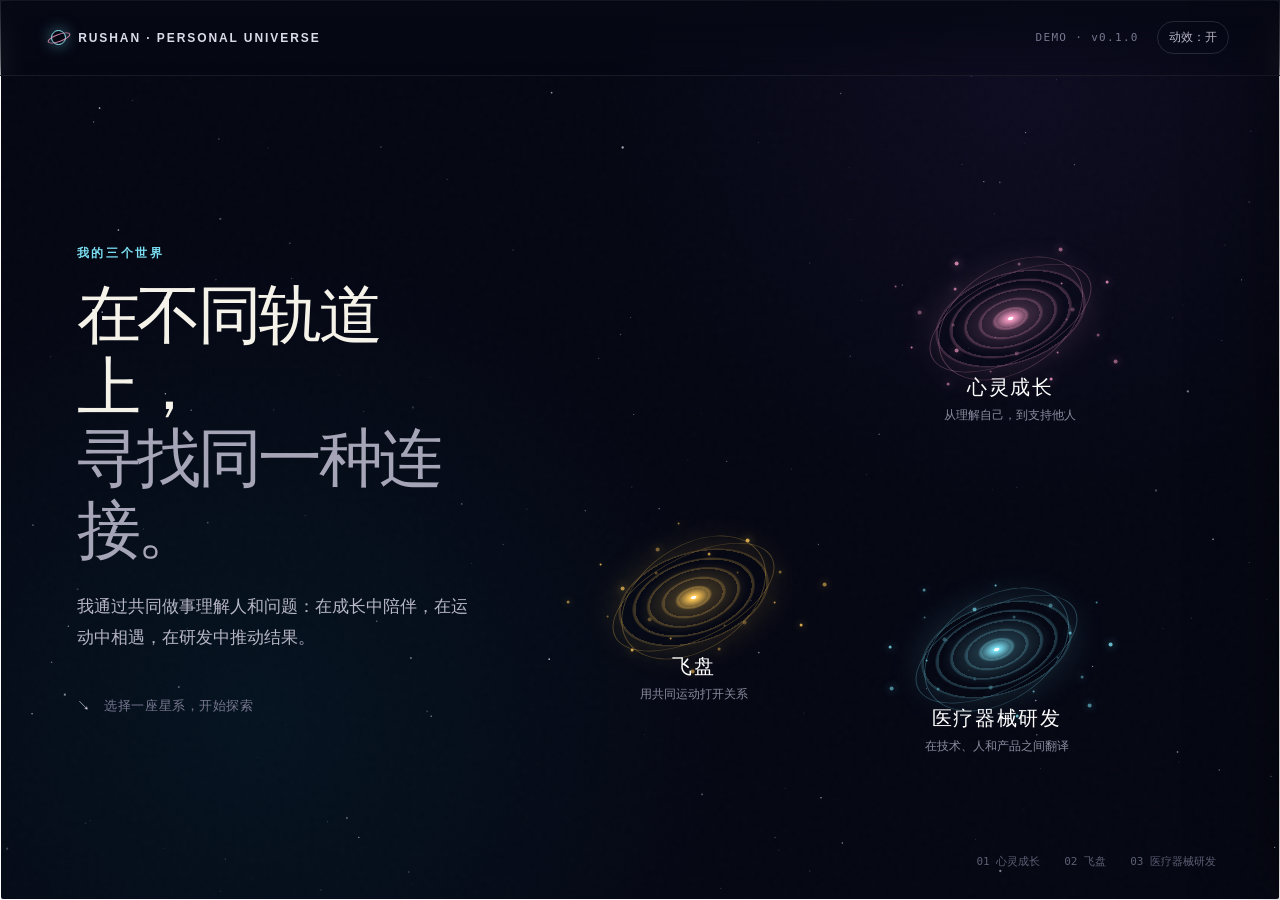
<file: index.html>
<!doctype html>
<html lang="zh-CN">
  <head>
    <meta charset="UTF-8" />
    <meta name="viewport" content="width=device-width, initial-scale=1.0" />
    <meta name="theme-color" content="#050713" />
    <meta
      name="description"
      content="Rushan 的个人宇宙：心灵成长、飞盘与医疗器械研发三大主题星系。"
    />
    <title>Rushan 的个人宇宙</title>
    <link
      rel="icon"
      type="image/svg+xml"
      href="data:image/svg+xml,%3Csvg xmlns='http://www.w3.org/2000/svg' viewBox='0 0 64 64'%3E%3Crect width='64' height='64' rx='16' fill='%23050713'/%3E%3Ccircle cx='32' cy='32' r='8' fill='%23fff3c4'/%3E%3Cellipse cx='32' cy='32' rx='23' ry='10' fill='none' stroke='%237bdff2' stroke-width='3' transform='rotate(-18 32 32)'/%3E%3Ccircle cx='53' cy='25' r='3' fill='%23f49ac2'/%3E%3C/svg%3E"
    />
    <link rel="stylesheet" href="./styles.css" />
  </head>
  <body>
    <canvas id="starfield" aria-hidden="true"></canvas>
    <div class="noise" aria-hidden="true"></div>

    <header class="topbar">
      <button class="brand" id="homeButton" type="button" aria-label="返回个人宇宙总览">
        <span class="brand-mark" aria-hidden="true"></span>
        <span>RUSHAN · PERSONAL UNIVERSE</span>
      </button>
      <div class="topbar-actions">
        <span class="version">DEMO · v0.1.0</span>
        <button class="sound-toggle" id="motionToggle" type="button" aria-pressed="false">
          动效：开
        </button>
      </div>
    </header>

    <main id="app" tabindex="-1">
      <section class="universe-view" id="universeView" aria-labelledby="universeTitle">
        <div class="intro-block">
          <p class="eyebrow">我的三个世界</p>
          <h1 id="universeTitle">在不同轨道上，<br /><span>寻找同一种连接。</span></h1>
          <p class="intro-copy">
            我通过共同做事理解人和问题：在成长中陪伴，在运动中相遇，在研发中推动结果。
          </p>
          <p class="explore-hint"><span aria-hidden="true">↘</span> 选择一座星系，开始探索</p>
        </div>

        <div class="galaxy-field" id="galaxyField" aria-label="三大主题星系"></div>

        <div class="universe-index" aria-label="星系索引">
          <span>01 心灵成长</span>
          <span>02 飞盘</span>
          <span>03 医疗器械研发</span>
        </div>
      </section>

      <section class="galaxy-view" id="galaxyView" hidden aria-live="polite">
        <div class="galaxy-heading">
          <button class="back-button" id="backButton" type="button">
            <span aria-hidden="true">←</span> 返回个人宇宙
          </button>
          <div>
            <p class="eyebrow" id="galaxyNumber"></p>
            <h2 id="galaxyTitle"></h2>
            <p id="galaxyDescription"></p>
          </div>
        </div>

        <div class="system-layout">
          <div class="system-map" id="systemMap" aria-label="星系内容地图"></div>
          <aside class="legend-panel">
            <p class="legend-title">星体图例</p>
            <div><span class="legend-star"></span><b>恒星</b><small>长期核心</small></div>
            <div><span class="legend-planet"></span><b>行星</b><small>具体经历</small></div>
            <div><span class="legend-meteor"></span><b>流星</b><small>启发片段</small></div>
            <p class="legend-note">点击星体，查看它承载的故事。</p>
          </aside>
        </div>

        <div class="mobile-node-list" id="mobileNodeList" aria-label="内容列表"></div>
      </section>
    </main>

    <div class="drawer-backdrop" id="drawerBackdrop" hidden></div>
    <aside class="detail-drawer" id="detailDrawer" aria-labelledby="detailTitle" aria-hidden="true">
      <button class="drawer-close" id="drawerClose" type="button" aria-label="关闭详情">×</button>
      <div class="drawer-scroll">
        <div class="detail-type" id="detailType"></div>
        <h2 id="detailTitle"></h2>
        <p class="detail-summary" id="detailSummary"></p>
        <div class="detail-body" id="detailBody"></div>
        <div class="detail-media" id="detailMedia" hidden></div>
        <div class="detail-links" id="detailLinks" hidden></div>
      </div>
    </aside>

    <noscript>请启用 JavaScript 以探索这张个人星系地图。</noscript>
    <script src="./content.js"></script>
    <script src="./app.js"></script>
  </body>
</html>
</file>
<file: styles.css>
:root {
  color-scheme: dark;
  --ink: #f5f2e9;
  --muted: #aaaabd;
  --line: rgba(255, 255, 255, 0.13);
  --panel: rgba(9, 12, 29, 0.82);
  --bg: #050713;
  --accent: #7bdff2;
  --accent-rgb: 123, 223, 242;
  --font-display: "Microsoft YaHei UI", "PingFang SC", "Noto Sans SC", sans-serif;
  --font-body: "Microsoft YaHei", "PingFang SC", "Noto Sans SC", sans-serif;
}

* { box-sizing: border-box; }

html { min-height: 100%; background: var(--bg); }

body {
  margin: 0;
  min-height: 100vh;
  overflow-x: hidden;
  color: var(--ink);
  background:
    radial-gradient(circle at 80% 10%, rgba(70, 45, 126, 0.13), transparent 32%),
    radial-gradient(circle at 20% 80%, rgba(0, 128, 147, 0.1), transparent 38%),
    var(--bg);
  font-family: var(--font-body);
}

button, a { font: inherit; }
button { color: inherit; }
button:focus-visible, a:focus-visible {
  outline: 2px solid var(--accent);
  outline-offset: 4px;
}

#starfield {
  position: fixed;
  inset: 0;
  width: 100%;
  height: 100%;
  pointer-events: none;
  opacity: 0.82;
}

.noise {
  position: fixed;
  inset: 0;
  z-index: 1;
  pointer-events: none;
  opacity: 0.25;
  background-image: url("data:image/svg+xml,%3Csvg viewBox='0 0 180 180' xmlns='http://www.w3.org/2000/svg'%3E%3Cfilter id='n'%3E%3CfeTurbulence type='fractalNoise' baseFrequency='.82' numOctaves='2' stitchTiles='stitch'/%3E%3C/filter%3E%3Crect width='100%25' height='100%25' filter='url(%23n)' opacity='.08'/%3E%3C/svg%3E");
}

.topbar {
  position: fixed;
  inset: 0 0 auto;
  z-index: 20;
  display: flex;
  align-items: center;
  justify-content: space-between;
  height: 76px;
  padding: 0 clamp(20px, 4vw, 64px);
  border-bottom: 1px solid rgba(255,255,255,.08);
  background: linear-gradient(to bottom, rgba(5,7,19,.9), rgba(5,7,19,.12));
  backdrop-filter: blur(10px);
}

.brand, .sound-toggle, .back-button, .drawer-close {
  border: 0;
  background: none;
  cursor: pointer;
}

.brand {
  display: flex;
  align-items: center;
  gap: 12px;
  padding: 8px 0;
  color: #dcdbea;
  font-size: 12px;
  font-weight: 700;
  letter-spacing: .16em;
}

.brand-mark {
  width: 15px;
  height: 15px;
  border: 1px solid #90edf7;
  border-radius: 50%;
  box-shadow: 0 0 15px rgba(123,223,242,.55);
  position: relative;
}
.brand-mark::after {
  content: "";
  position: absolute;
  width: 22px;
  height: 6px;
  left: -5px;
  top: 3px;
  border: 1px solid rgba(244,154,194,.8);
  border-radius: 50%;
  transform: rotate(-20deg);
}

.topbar-actions { display: flex; align-items: center; gap: 18px; }
.version { color: #77778f; font: 11px/1.2 Consolas, monospace; letter-spacing: .12em; }
.sound-toggle {
  padding: 7px 11px;
  border: 1px solid var(--line);
  border-radius: 99px;
  color: #b8b7c6;
  font-size: 12px;
}
.sound-toggle:hover { border-color: rgba(255,255,255,.35); color: white; }

main { position: relative; z-index: 2; min-height: 100vh; }
.universe-view, .galaxy-view { min-height: 100vh; padding: 110px clamp(24px, 6vw, 96px) 36px; }
.universe-view { position: relative; display: grid; grid-template-columns: minmax(280px, .8fr) minmax(500px, 1.35fr); align-items: center; gap: 30px; }

.intro-block { position: relative; z-index: 3; max-width: 560px; }
.eyebrow {
  margin: 0 0 20px;
  color: var(--accent);
  font: 700 12px/1.2 Consolas, monospace;
  letter-spacing: .22em;
  text-transform: uppercase;
}

h1, h2, p { margin-top: 0; }
h1 {
  margin-bottom: 24px;
  font: 300 clamp(44px, 5vw, 78px)/1.12 var(--font-display);
  letter-spacing: -.055em;
}
h1 span { color: #a6a5b7; }
.intro-copy { max-width: 510px; color: #b7b6c6; font-size: 17px; line-height: 1.85; }
.explore-hint { margin-top: 44px; color: #77778f; font-size: 13px; letter-spacing: .04em; }
.explore-hint span { display: inline-block; margin-right: 10px; color: #ddd9f2; animation: nudge 2.2s ease-in-out infinite; }

.galaxy-field { position: relative; height: min(72vh, 720px); min-height: 540px; }
.galaxy-button {
  --galaxy-color: #fff;
  --galaxy-rgb: 255,255,255;
  position: absolute;
  left: calc(var(--x) * 1%);
  top: calc(var(--y) * 1%);
  width: clamp(150px, 16vw, 225px);
  aspect-ratio: 1;
  transform: translate(-50%, -50%);
  border: 0;
  border-radius: 50%;
  color: white;
  background: transparent;
  cursor: pointer;
  isolation: isolate;
}
.galaxy-visual {
  position: absolute;
  inset: 12%;
  border-radius: 50%;
  background:
    radial-gradient(circle, #fff 0 2%, var(--galaxy-color) 3%, rgba(var(--galaxy-rgb),.2) 18%, transparent 52%),
    repeating-radial-gradient(ellipse at center, rgba(var(--galaxy-rgb),.22) 0 2px, transparent 4px 15px);
  box-shadow: 0 0 48px rgba(var(--galaxy-rgb),.16);
  transform: rotate(-18deg) scaleY(.58);
  transition: transform .55s cubic-bezier(.2,.8,.2,1), filter .55s;
}
.galaxy-visual::before, .galaxy-visual::after {
  content: "";
  position: absolute;
  border-radius: 50%;
  border: 1px solid rgba(var(--galaxy-rgb),.28);
}
.galaxy-visual::before { inset: -13% 3%; transform: rotate(25deg); }
.galaxy-visual::after { inset: 6% -9%; transform: rotate(-28deg); }
.galaxy-dots { position: absolute; inset: 0; animation: spin 32s linear infinite; }
.galaxy-dot {
  position: absolute;
  width: var(--size);
  height: var(--size);
  left: var(--dx);
  top: var(--dy);
  border-radius: 50%;
  background: var(--galaxy-color);
  box-shadow: 0 0 8px var(--galaxy-color);
  opacity: var(--opacity);
}
.galaxy-label {
  position: absolute;
  left: 50%;
  top: 77%;
  width: 220px;
  transform: translateX(-50%);
  text-align: center;
}
.galaxy-label b { display: block; font-size: 20px; font-weight: 500; letter-spacing: .08em; }
.galaxy-label small { display: block; margin-top: 6px; color: #8c8ba0; font-size: 12px; }
.galaxy-button:hover .galaxy-visual, .galaxy-button:focus-visible .galaxy-visual {
  transform: rotate(-9deg) scaleY(.68) scale(1.12);
  filter: brightness(1.25);
}
.galaxy-button:hover .galaxy-label small { color: #d1cfdb; }
.universe-index { position: absolute; right: 5vw; bottom: 32px; display: flex; gap: 24px; color: #5e5d73; font: 11px/1.2 Consolas, monospace; }

.galaxy-view { --accent: #7bdff2; --accent-rgb: 123,223,242; display: block; }
.galaxy-view[hidden], .universe-view[hidden] { display: none; }
.galaxy-heading { display: grid; grid-template-columns: 220px minmax(0, 720px); gap: 28px; align-items: start; }
.back-button { display: inline-flex; gap: 10px; align-items: center; padding: 7px 0; color: #aaa9bb; font-size: 14px; text-align: left; }
.back-button:hover { color: white; }
.galaxy-heading h2 { margin-bottom: 14px; font: 300 clamp(40px, 5vw, 70px)/1.08 var(--font-display); letter-spacing: -.045em; }
.galaxy-heading > div > p:last-child { max-width: 690px; color: #aaa9bc; font-size: 16px; line-height: 1.8; }

.system-layout { display: grid; grid-template-columns: minmax(600px, 1fr) 190px; gap: 28px; margin-top: 14px; }
.system-map {
  position: relative;
  min-height: 560px;
  border: 1px solid rgba(var(--accent-rgb), .13);
  border-radius: 2px;
  overflow: hidden;
  background:
    linear-gradient(rgba(255,255,255,.025) 1px, transparent 1px),
    linear-gradient(90deg, rgba(255,255,255,.025) 1px, transparent 1px),
    radial-gradient(circle at 50% 48%, rgba(var(--accent-rgb),.08), transparent 38%);
  background-size: 44px 44px, 44px 44px, auto;
}
.system-map::before {
  content: "";
  position: absolute;
  width: 48%;
  aspect-ratio: 1;
  left: 50%;
  top: 48%;
  transform: translate(-50%,-50%);
  border: 1px solid rgba(var(--accent-rgb),.15);
  border-radius: 50%;
  box-shadow: 0 0 0 70px rgba(var(--accent-rgb),.025), 0 0 0 140px rgba(var(--accent-rgb),.015);
}
.system-node {
  position: absolute;
  left: calc(var(--x) * 1%);
  top: calc(var(--y) * 1%);
  transform: translate(-50%,-50%);
  border: 0;
  background: none;
  cursor: pointer;
  text-align: center;
}
.node-orb { display: block; position: relative; margin: 0 auto 14px; transition: transform .35s, filter .35s; }
.node-star .node-orb {
  width: 82px; height: 82px; border-radius: 50%;
  background: radial-gradient(circle at 42% 38%, #fff 0 5%, #fff4bf 12%, var(--accent) 48%, rgba(var(--accent-rgb),.18) 72%, transparent 73%);
  filter: drop-shadow(0 0 28px rgba(var(--accent-rgb),.55));
}
.node-star .node-orb::before {
  content: ""; position: absolute; inset: -18px; border: 1px solid rgba(var(--accent-rgb),.22); border-radius: 50%; animation: pulse 3.2s ease-in-out infinite;
}
.node-planet .node-orb {
  width: 51px; height: 51px; border-radius: 50%;
  background: radial-gradient(circle at 33% 28%, #eafcff, var(--accent) 24%, rgba(var(--accent-rgb),.38) 62%, #101326 70%);
  box-shadow: 0 0 16px rgba(var(--accent-rgb),.28);
}
.node-planet .node-orb::before {
  content: ""; position: absolute; width: 78px; height: 20px; left: -14px; top: 13px; border: 1px solid rgba(var(--accent-rgb),.55); border-radius: 50%; transform: rotate(-14deg);
}
.node-meteor .node-orb {
  width: 18px; height: 18px; border-radius: 50%; background: #fff; box-shadow: 0 0 14px var(--accent);
}
.node-meteor .node-orb::after {
  content: ""; position: absolute; width: 80px; height: 2px; right: 10px; top: 8px; background: linear-gradient(90deg, transparent, var(--accent)); transform: rotate(-25deg); transform-origin: right center;
}
.system-node:hover .node-orb, .system-node:focus-visible .node-orb { transform: scale(1.14); filter: brightness(1.2) drop-shadow(0 0 20px rgba(var(--accent-rgb),.5)); }
.node-title { display: block; color: white; font-size: 14px; font-weight: 600; letter-spacing: .04em; white-space: nowrap; }
.node-kind { display: block; margin-top: 4px; color: #77768a; font: 10px/1.2 Consolas, monospace; letter-spacing: .16em; }

.legend-panel { align-self: end; margin-bottom: 26px; padding: 20px; border-top: 1px solid var(--line); color: #aaa9bb; }
.legend-title { color: #69687a; font: 10px/1.2 Consolas, monospace; letter-spacing: .18em; text-transform: uppercase; }
.legend-panel > div { display: grid; grid-template-columns: 24px 48px 1fr; gap: 8px; align-items: center; margin: 14px 0; font-size: 13px; }
.legend-panel small { color: #666578; font-size: 11px; }
.legend-panel b { color: #d9d7e3; font-weight: 500; }
.legend-star, .legend-planet, .legend-meteor { display: block; border-radius: 50%; background: var(--accent); }
.legend-star { width: 16px; height: 16px; box-shadow: 0 0 10px var(--accent); }
.legend-planet { width: 12px; height: 12px; border: 1px solid white; }
.legend-meteor { width: 6px; height: 6px; position: relative; }
.legend-meteor::after { content: ""; position: absolute; width: 14px; height: 1px; top: 2px; right: 4px; background: linear-gradient(90deg,transparent,var(--accent)); }
.legend-note { margin: 22px 0 0; color: #686779; font-size: 12px; line-height: 1.6; }
.mobile-node-list { display: none; }

.drawer-backdrop { position: fixed; inset: 0; z-index: 29; background: rgba(2,3,11,.58); backdrop-filter: blur(4px); }
.detail-drawer {
  position: fixed;
  z-index: 30;
  top: 0;
  right: 0;
  width: min(560px, 92vw);
  height: 100vh;
  transform: translateX(105%);
  transition: transform .48s cubic-bezier(.22,.88,.28,1);
  border-left: 1px solid rgba(var(--accent-rgb),.28);
  background: linear-gradient(145deg, rgba(15,18,39,.97), rgba(5,7,19,.99));
  box-shadow: -30px 0 80px rgba(0,0,0,.42);
}
.detail-drawer.open { transform: translateX(0); }
.drawer-close { position: absolute; z-index: 2; top: 24px; right: 28px; width: 38px; height: 38px; border: 1px solid var(--line); border-radius: 50%; color: #aaa9bb; font-size: 24px; }
.drawer-close:hover { color: white; border-color: #77768a; }
.drawer-scroll { height: 100%; overflow-y: auto; padding: 76px clamp(28px, 6vw, 68px) 64px; }
.detail-type { color: var(--accent); font: 11px/1.2 Consolas, monospace; letter-spacing: .18em; }
.detail-drawer h2 { margin: 20px 0; font: 300 clamp(32px, 4vw, 52px)/1.2 var(--font-display); letter-spacing: -.035em; }
.detail-summary { padding-bottom: 28px; border-bottom: 1px solid var(--line); color: #b9b7c6; font-size: 17px; line-height: 1.8; }
.detail-body section { margin: 30px 0; }
.detail-body h3 { margin: 0 0 10px; color: #77768b; font-size: 12px; letter-spacing: .13em; }
.detail-body p { color: #d2d0db; font-size: 16px; line-height: 1.9; }
.detail-links { margin-top: 36px; padding-top: 24px; border-top: 1px solid var(--line); }
.detail-links > p { color: #77768b; font-size: 12px; letter-spacing: .12em; }
.detail-link { display: block; margin-top: 12px; padding: 16px; border: 1px solid var(--line); color: white; text-decoration: none; transition: border-color .25s, background .25s; }
.detail-link:hover { border-color: var(--accent); background: rgba(var(--accent-rgb),.06); }
.detail-link small { display: block; margin-top: 5px; color: #77768b; }
.detail-media img { width: 100%; height: auto; margin-top: 20px; border-radius: 2px; }
.detail-media figcaption { margin-top: 8px; color: #77768b; font-size: 12px; }

noscript { position: fixed; z-index: 99; inset: auto 20px 20px; padding: 14px; background: #fff; color: #111; }

@keyframes spin { to { transform: rotate(360deg); } }
@keyframes pulse { 50% { transform: scale(1.16); opacity: .25; } }
@keyframes nudge { 50% { transform: translate(6px, 6px); } }

@media (max-width: 900px) {
  .topbar { height: 64px; padding: 0 20px; }
  .version { display: none; }
  .universe-view, .galaxy-view { padding: 88px 20px 34px; }
  .universe-view { display: block; }
  .intro-block { max-width: none; }
  h1 { font-size: clamp(38px, 10.5vw, 58px); }
  .intro-copy { font-size: 16px; }
  .explore-hint { margin-top: 28px; }
  .galaxy-field { height: 670px; min-height: 0; margin-top: 4px; }
  .galaxy-button { width: clamp(140px, 42vw, 190px); }
  .galaxy-button:nth-child(1) { --x: 70 !important; --y: 23 !important; }
  .galaxy-button:nth-child(2) { --x: 27 !important; --y: 54 !important; }
  .galaxy-button:nth-child(3) { --x: 69 !important; --y: 81 !important; }
  .universe-index { display: none; }
  .galaxy-heading { display: block; }
  .back-button { margin-bottom: 28px; }
  .system-layout { display: block; margin-top: 28px; }
  .system-map { min-height: 460px; }
  .legend-panel { display: none; }
  .mobile-node-list { display: grid; gap: 10px; margin-top: 18px; }
  .mobile-node-button { display: grid; grid-template-columns: 46px 1fr; align-items: center; gap: 14px; width: 100%; padding: 15px; border: 1px solid var(--line); background: rgba(255,255,255,.025); color: white; text-align: left; }
  .mobile-node-button small { display: block; margin-top: 4px; color: #77768b; }
  .mobile-node-icon { width: 28px; height: 28px; border-radius: 50%; background: var(--accent); box-shadow: 0 0 13px rgba(var(--accent-rgb),.45); }
}

@media (max-width: 520px) {
  .brand { font-size: 10px; letter-spacing: .1em; }
  .sound-toggle { padding: 6px 9px; }
  .intro-copy { line-height: 1.7; }
  .system-map { min-height: 410px; }
  .node-star .node-orb { width: 65px; height: 65px; }
  .node-planet .node-orb { width: 43px; height: 43px; }
  .node-planet .node-orb::before { width: 65px; left: -11px; top: 11px; }
  .node-title { white-space: normal; max-width: 120px; line-height: 1.4; }
}

@media (prefers-reduced-motion: reduce) {
  *, *::before, *::after { animation-duration: .01ms !important; animation-iteration-count: 1 !important; scroll-behavior: auto !important; transition-duration: .01ms !important; }
}

body.motion-off *, body.motion-off *::before, body.motion-off *::after {
  animation-play-state: paused !important;
  transition-duration: .01ms !important;
}
</file>
